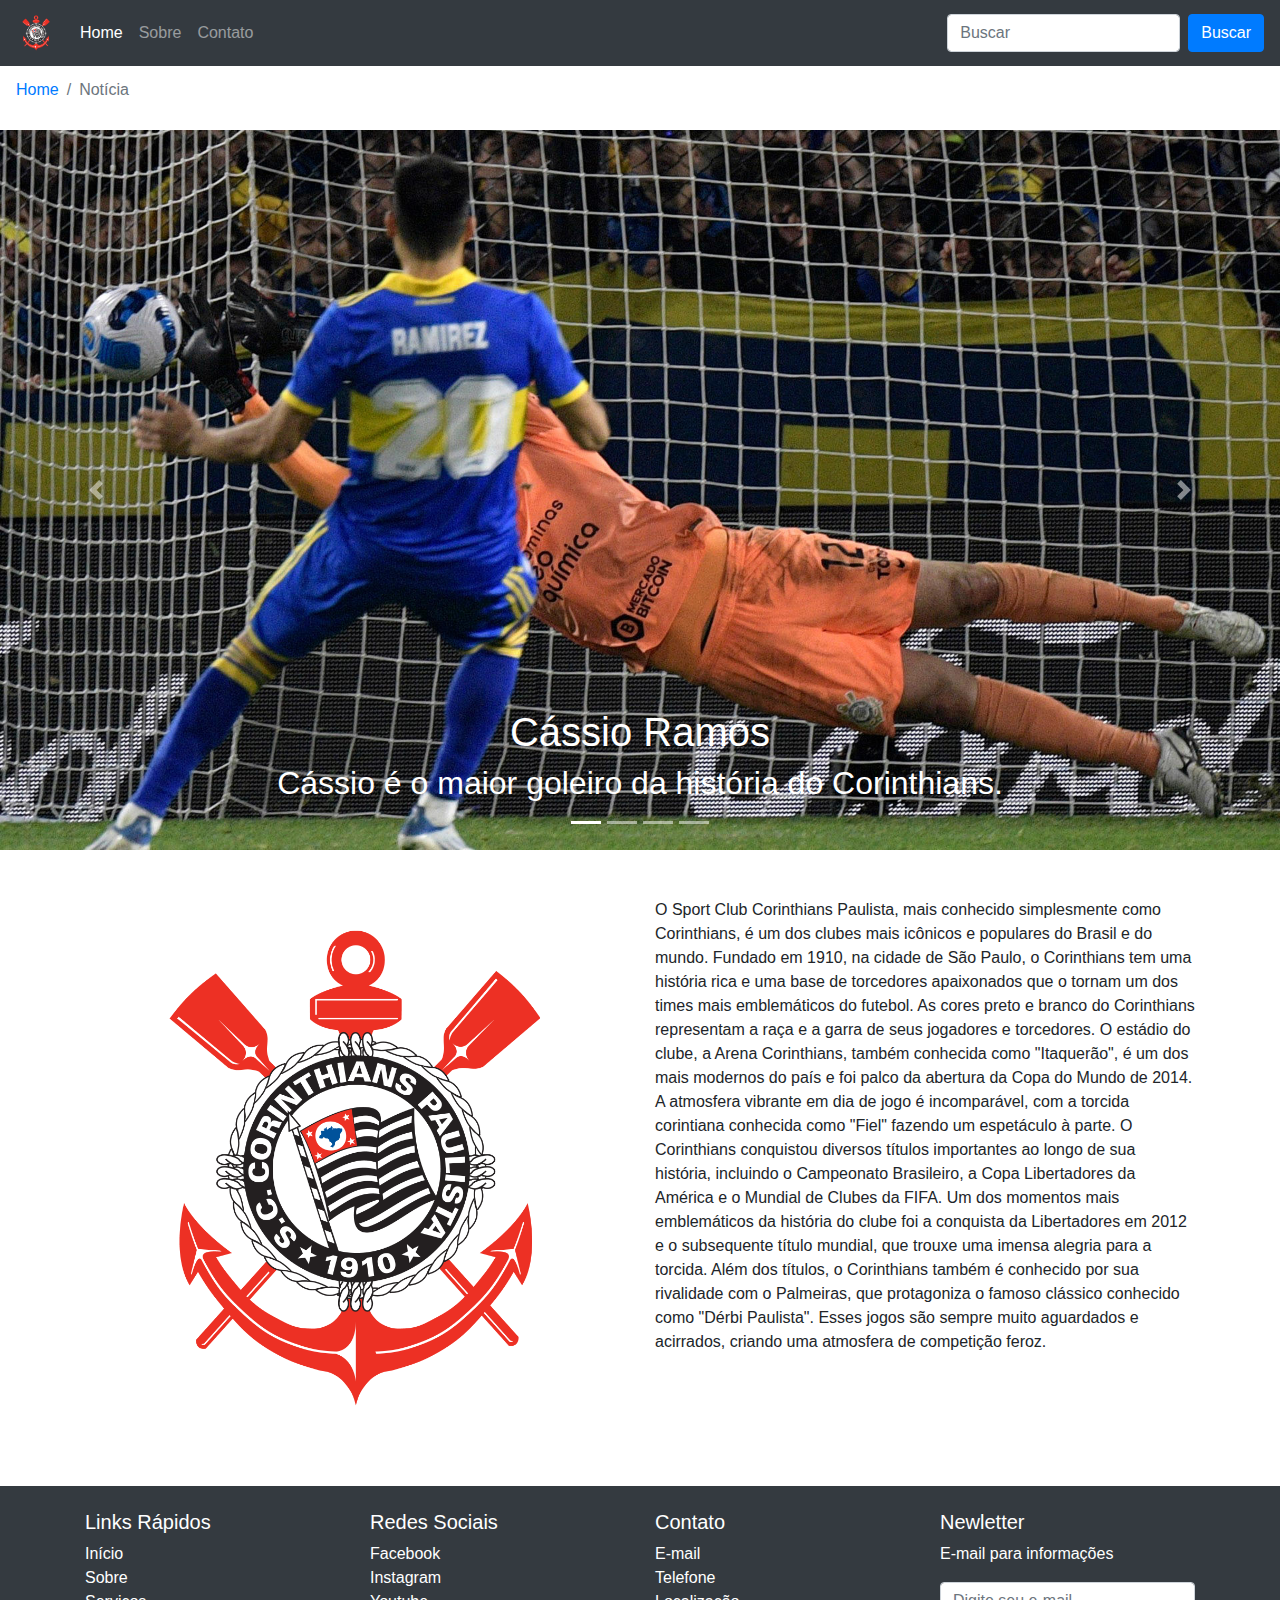
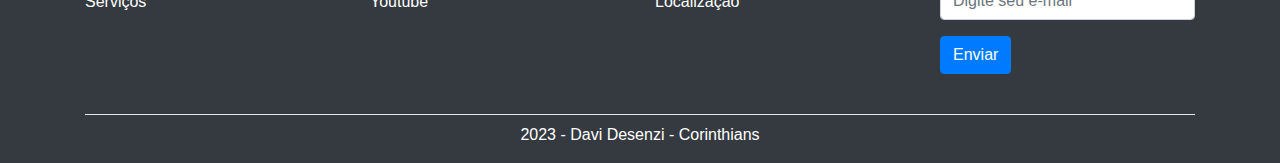
<file: index.html>
<!DOCTYPE html>
<html lang="en">
<head>
    <meta charset="UTF-8">
    <meta name="viewport" content="width=device-width, initial-scale=1.0">
    <title>Site de Notícias</title>
    <link rel="stylesheet" href="https://maxcdn.bootstrapcdn.com/bootstrap/4.5.2/css/bootstrap.min.css">
    <link rel="stylesheet" href="style.css">
</head>
<body>
<nav class="navbar navbar-expand-lg navbar-dark bg-dark">

    <a class="navbar-brand" href="#">
        <img src="img/BrasãoCo.png" alt="Logotipo" width="40">
    </a>
    <button class="navbar-toggler" type="button" data-toggle="collapse" data-target="#navbarNav" aria-controls="navbarNav" aria-expanded="false" aria-label="Toggle navigation">
        <span class="navbar-toggler-icon"></span>
    </button>
    <div class="collapse navbar-collapse" id="navbarNav">
        <ul class="navbar-nav mr-auto">
            <li class="nav-item active"><a class="nav-link" href="#">Home</a></li>
            <li class="nav-item"><a class="nav-link" href="#">Sobre</a></li>
            <li class="nav-item"><a class="nav-link" href="#">Contato</a></li>
        </ul>
        <form class="form-inline">
            <input class="form-control mr-sm-2" type="search" placeholder="Buscar" aria-label="Buscar">
            <button class="btn btn-primary my-2 my-sm-0" type="submit">Buscar</button>
        </form>
    </div>
</nav>

<nav aria-label="breadcrumb">
    <ol class="breadcrumb">
        <li class="breadcrumb-item"><a href="#">Home</a></li>
        <li class="breadcrumb-item active" aria-current="page">Notícia</li>
    </ol>
</nav>

<div id="newsCarousel" class="carousel slide" data-ride="carousel">
    <ol class="carousel-indicators"> 
        <li data-target="#newsCarousel" data-slide-to="0" class="active"></li>
        <li data-target="#newsCarousel" data-slide-to="1"></li>
        <li data-target="#newsCarousel" data-slide-to="2"></li>
        <li data-target="#newsCarousel" data-slide-to="3"></li>
    </ol>

    <div class="carousel-inner">
        <div class="carousel-item active">
            <img src="img/CAAAAASSIO.jfif" alt="Notícia 1" class="d-block w-100">
            <div class="carousel-caption d-none d-md-block">
                <h1>Cássio Ramos</h1>
                <h2>Cássio é o maior goleiro da história do Corinthians.</h2>
            </div>
        </div>
        <div class="carousel-item">
            <img src="img/2012.jpg" alt="Notícia 2" class="d-block w-100">
            <div class="carousel-caption d-none d-md-block">
                <h1>Mundial de clubes</h1>
                <h2>Maiores títulos da história do clube.</h2>
            </div>
        </div>
        <div class="carousel-item">
            <img src="img/torcida.jpg" alt="Notícia 3" class="d-block w-100">
            <div class="carousel-caption d-none d-md-block">
                <h1>Fiel Torcida</h1>
                <h2>A torcida mais apaixonada e volumosa do mundo.</h2>
            </div>
        </div>
        <div class="carousel-item">
            <img src="img/neoquimica.jpg" alt="Notícia 4" class="d-block w-100">
            <div class="carousel-caption d-none d-md-block">
                <h1>Neo Química Arena</h1>
                <h2>Palco dos jogos do Timão.</h2>
            </div>
        </div>
    </div>

    <a class="carousel-control-prev" href="#newsCarousel" role="button" data-slide="prev">
        <span class="carousel-control-prev-icon" aria-hidden="true"></span>
        <span class="sr-only">Anterior</span>
    </a>
    <a class="carousel-control-next" href="#newsCarousel" role="button" data-slide="next">
        <span class="carousel-control-next-icon" aria-hidden="true"></span>
        <span class="sr-only">Próximo</span>
    </a>
</div>
<section class="container mt-5">
    <article class="row">
        <div class="col-md-6">
            <img src="img/BrasãoCo.png" alt="Imagem Descrição" class="img-fluid">
        </div>
        <div class="col-md-6">
            <p>O Sport Club Corinthians Paulista, mais conhecido simplesmente como Corinthians, é um dos clubes mais icônicos e populares do Brasil e do mundo. Fundado em 1910, na cidade de São Paulo, o Corinthians tem uma história rica e uma base de torcedores apaixonados que o tornam um dos times mais emblemáticos do futebol.
                As cores preto e branco do Corinthians representam a raça e a garra de seus jogadores e torcedores. O estádio do clube, a Arena Corinthians, também conhecida como "Itaquerão", é um dos mais modernos do país e foi palco da abertura da Copa do Mundo de 2014. A atmosfera vibrante em dia de jogo é incomparável, com a torcida corintiana conhecida como "Fiel" fazendo um espetáculo à parte.
                O Corinthians conquistou diversos títulos importantes ao longo de sua história, incluindo o Campeonato Brasileiro, a Copa Libertadores da América e o Mundial de Clubes da FIFA. Um dos momentos mais emblemáticos da história do clube foi a conquista da Libertadores em 2012 e o subsequente título mundial, que trouxe uma imensa alegria para a torcida.
                Além dos títulos, o Corinthians também é conhecido por sua rivalidade com o Palmeiras, que protagoniza o famoso clássico conhecido como "Dérbi Paulista". Esses jogos são sempre muito aguardados e acirrados, criando uma atmosfera de competição feroz.
            </p>
        </div>
    </article>
</section>
<footer class="bg-dark text-white pt-4 mt-5">
    <div class="container">
        <div class="row">
            <div class="col-md-3 mb-4">
                <h5>Links Rápidos</h5>
                <ul class="list-unstyled">
                    <li><a href="#" class="text-white">Início</a></li>
                    <li><a href="#" class="text-white">Sobre</a></li>
                    <li><a href="#" class="text-white">Serviços</a></li>
                </ul>
            </div>
            <div class="col-md-3 mb-4">
                <h5>Redes Sociais</h5>
                <ul class="list-unstyled">
                    <li><a href="https://www.facebook.com/corinthians/?locale=pt_BR" class="text-white" target="_blank">Facebook</a></li>
                    <li><a href="https://www.instagram.com/corinthians/" class="text-white" target="_blank">Instagram</a></li>
                    <li><a href="https://www.youtube.com/@corinthians" class="text-white" target="_blank">Youtube</a></li>
                </ul>
            </div>
            <div class="col-md-3 mb-4">
                <h5>Contato</h5>
                <ul class="list-unstyled">
                    <li><a href="mailto:corinthians@sccp.com.br?subject=Corinthians" class="text-white">E-mail</a></li>
                    <li><a href="tel:+55112000-2012" class="text-white">Telefone</a></li>
                    <li><a href="https://www.google.com/maps/place/Neo+Qu%C3%ADmica+Arena/@-23.5453085,-46.4768041,17z/data=!4m15!1m8!3m7!1s0x94ce66dec98fb855:0xf2b061ffbcd2ecf8!2sNeo+Qu%C3%ADmica+Arena!8m2!3d-23.5453134!4d-46.4742292!10e1!16s%2Fm%2F0czdxhf!3m5!1s0x94ce66dec98fb855:0xf2b061ffbcd2ecf8!8m2!3d-23.5453134!4d-46.4742292!16s%2Fm%2F0czdxhf?entry=ttu" class="text-white" target="_blank">Localização</a></li>
                </ul>
            </div>
            <div class="col-md-3 mb-4">
                <h5>Newletter</h5>
                <p>E-mail para informações</p>
                <form>
                    <div class="form-group">
                        <input type="email" class="form-control" placeholder="Digite seu e-mail">
                    </div>
                    <button type="submit" class="btn btn-primary">Enviar</button>
                </form>
            </div>
        </div>
        <hr class="bg-white mb-2">
        <div class="row d-flex justify-content-center">
            <p>2023 - Davi Desenzi - Corinthians</p>
        </div>
    </div>
</footer>
<script src="https://code.jquery.com/jquery-3.5.1.slim.min.js"></script>
<script src="https://cdn.jsdelivr.net/npm/@popperjs/core@2.9.3/dist/umd/popper.min.js"></script>
<script src="https://maxcdn.bootstrapcdn.com/bootstrap/4.5.2/js/bootstrap.min.js"></script>
<script src="script.js"></script>
</body>
</html>
</file>
<file: style.css>
.breadcrumb{background-color: transparent;}
.img-fluid{border-radius: 20px;}
</file>
